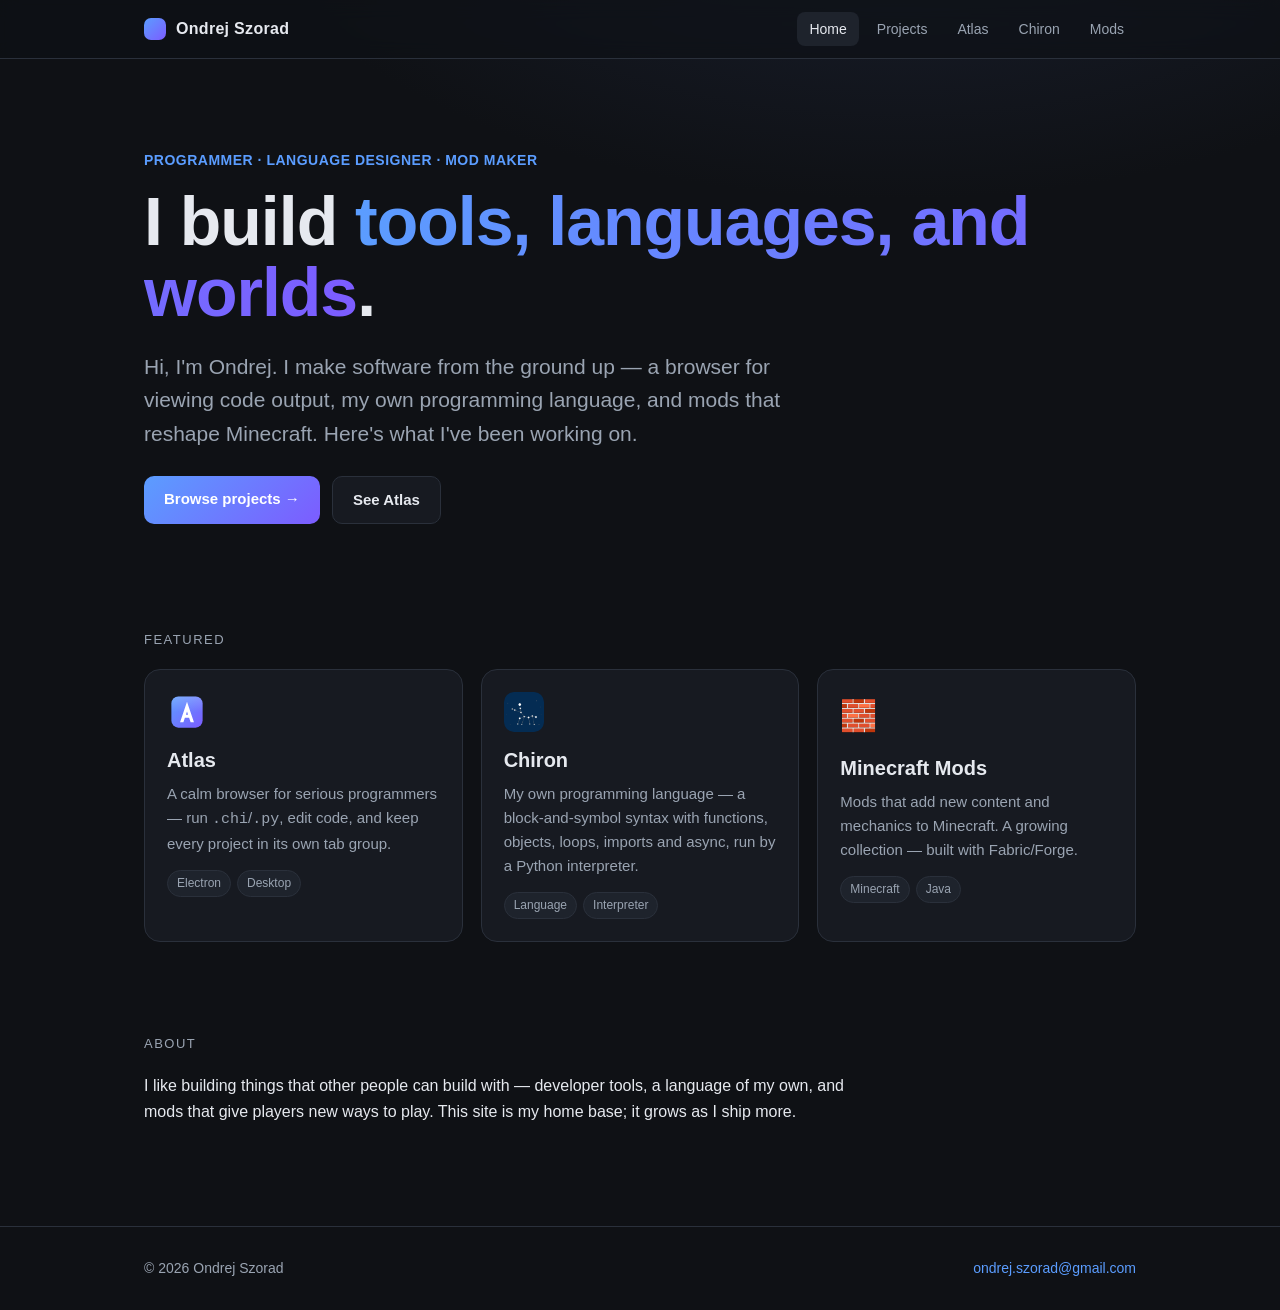
<file: index.html>
<!DOCTYPE html>
<html lang="en">
<head>
  <meta charset="UTF-8" />
  <meta name="viewport" content="width=device-width, initial-scale=1" />
  <title>Ondrej Szorad — Projects</title>
  <meta name="description" content="Projects by Ondrej Szorad: the Atlas browser, the Chiron programming language, Minecraft mods, and more." />
  <link rel="icon" href="assets/atlas-icon.svg" />
  <link rel="stylesheet" href="styles.css" />
</head>
<body>
  <header class="nav">
    <div class="nav-inner">
      <a class="brand" href="index.html"><span class="dot"></span> Ondrej Szorad</a>
      <nav class="nav-links">
        <a href="index.html" class="active">Home</a>
        <a href="projects.html">Projects</a>
        <a href="atlas.html">Atlas</a>
        <a href="chiron.html">Chiron</a>
        <a href="mods.html">Mods</a>
      </nav>
    </div>
  </header>

  <main class="container">
    <section class="hero">
      <div class="eyebrow reveal">Programmer · Language designer · Mod maker</div>
      <h1 class="reveal">I build <span class="gradient">tools, languages, and worlds</span>.</h1>
      <p class="lead reveal">Hi, I'm Ondrej. I make software from the ground up — a browser for viewing code output,
        my own programming language, and mods that reshape Minecraft. Here's what I've been working on.</p>
      <div class="cta reveal">
        <a class="btn primary" href="projects.html">Browse projects →</a>
        <a class="btn ghost" href="atlas.html">See Atlas</a>
      </div>
    </section>

    <section>
      <div class="section-title">Featured</div>
      <div class="grid">
        <a class="card reveal" href="atlas.html">
          <img class="ico-img" src="assets/atlas-icon.svg" alt="" />
          <h3>Atlas</h3>
          <p>A calm browser for serious programmers — run <code>.chi</code>/<code>.py</code>, edit code,
             and keep every project in its own tab group.</p>
          <div class="tags"><span class="tag">Electron</span><span class="tag">Desktop</span></div>
        </a>
        <a class="card reveal" href="chiron.html">
          <img class="ico-img" src="assets/chiron.png" alt="" />
          <h3>Chiron</h3>
          <p>My own programming language — a block-and-symbol syntax with functions, objects,
             loops, imports and async, run by a Python interpreter.</p>
          <div class="tags"><span class="tag">Language</span><span class="tag">Interpreter</span></div>
        </a>
        <a class="card reveal" href="mods.html">
          <span class="ico">🧱</span>
          <h3>Minecraft Mods</h3>
          <p>Mods that add new content and mechanics to Minecraft. A growing collection —
             built with Fabric/Forge.</p>
          <div class="tags"><span class="tag">Minecraft</span><span class="tag">Java</span></div>
        </a>
      </div>
    </section>

    <section>
      <div class="section-title">About</div>
      <p class="lead" style="max-width:720px">I like building things that other people can build with —
        developer tools, a language of my own, and mods that give players new ways to play. This site is my
        home base; it grows as I ship more.</p>
    </section>
  </main>

  <footer class="site">
    <div class="footer-inner">
      <span>© <span id="year"></span> Ondrej Szorad</span>
      <span><a href="mailto:ondrej.szorad@gmail.com">ondrej.szorad@gmail.com</a></span>
    </div>
  </footer>

  <script>document.getElementById('year').textContent = new Date().getFullYear();</script>
</body>
</html>
</file>
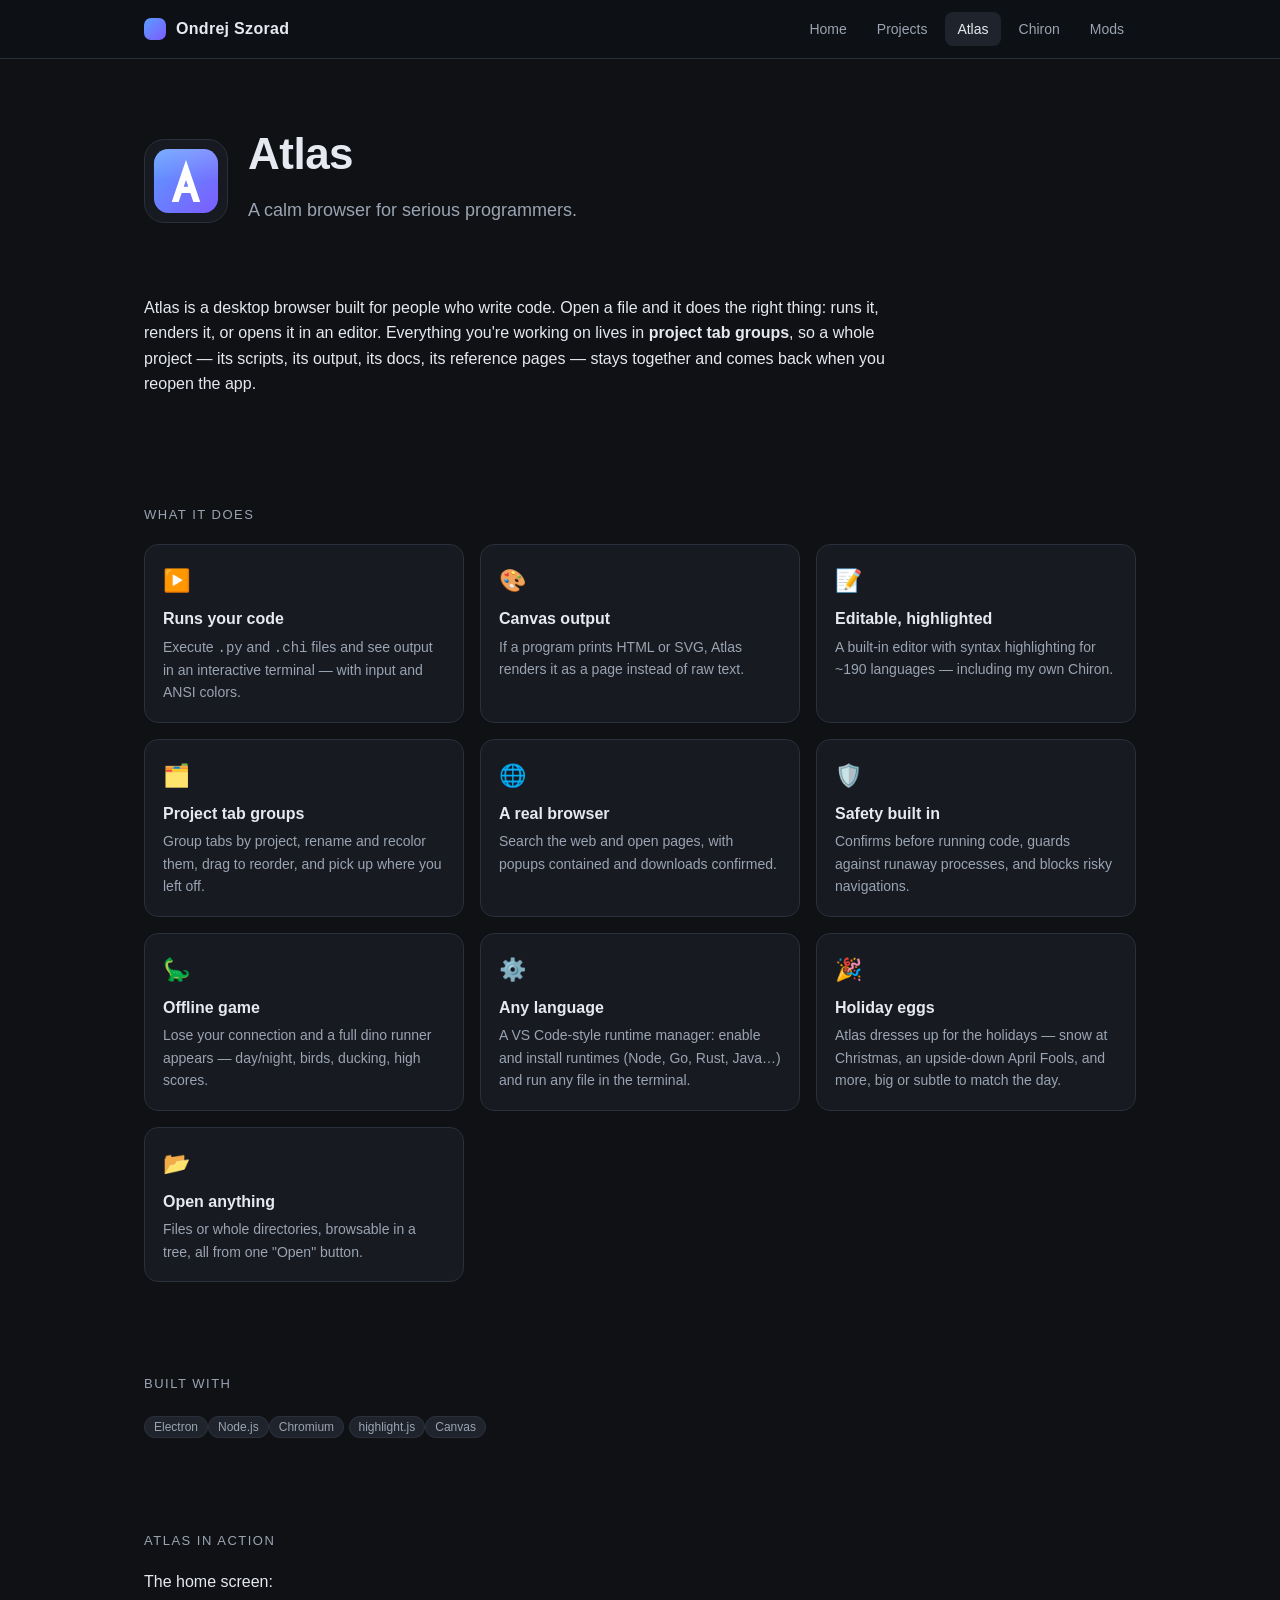
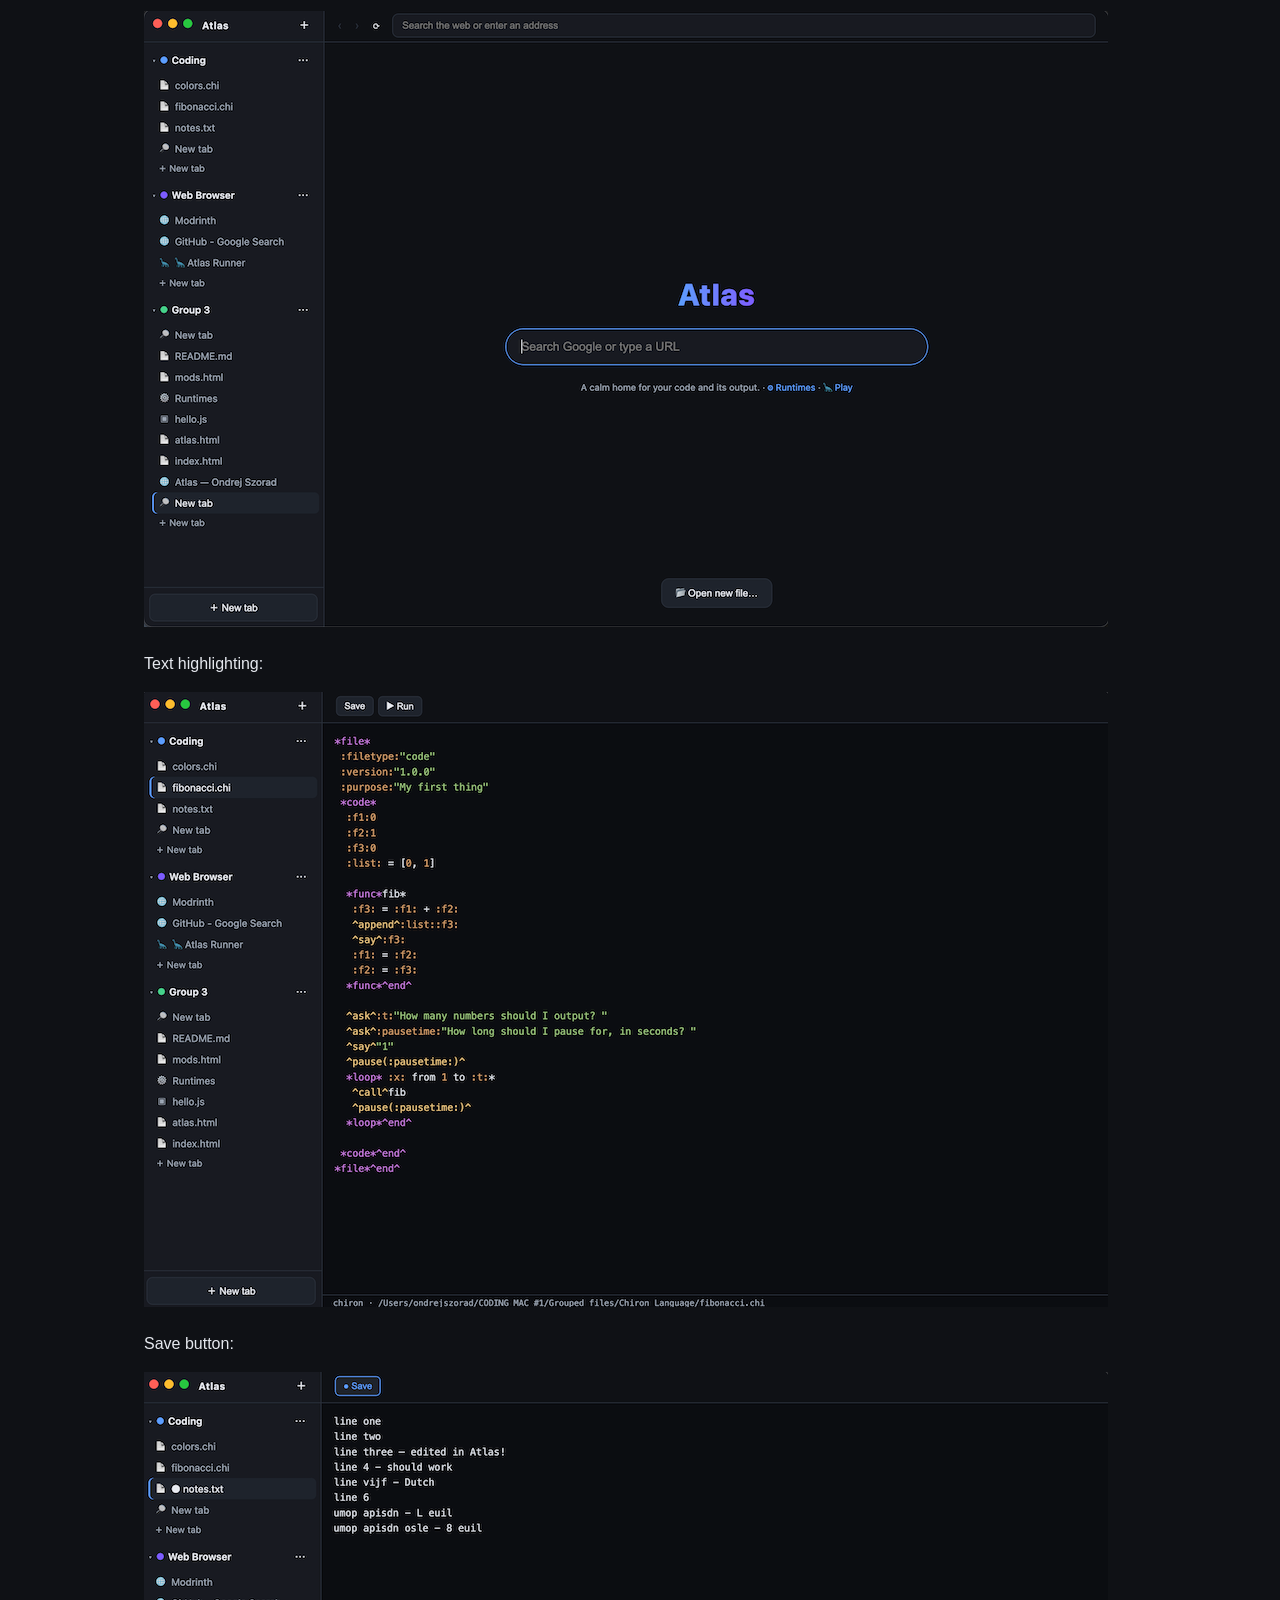
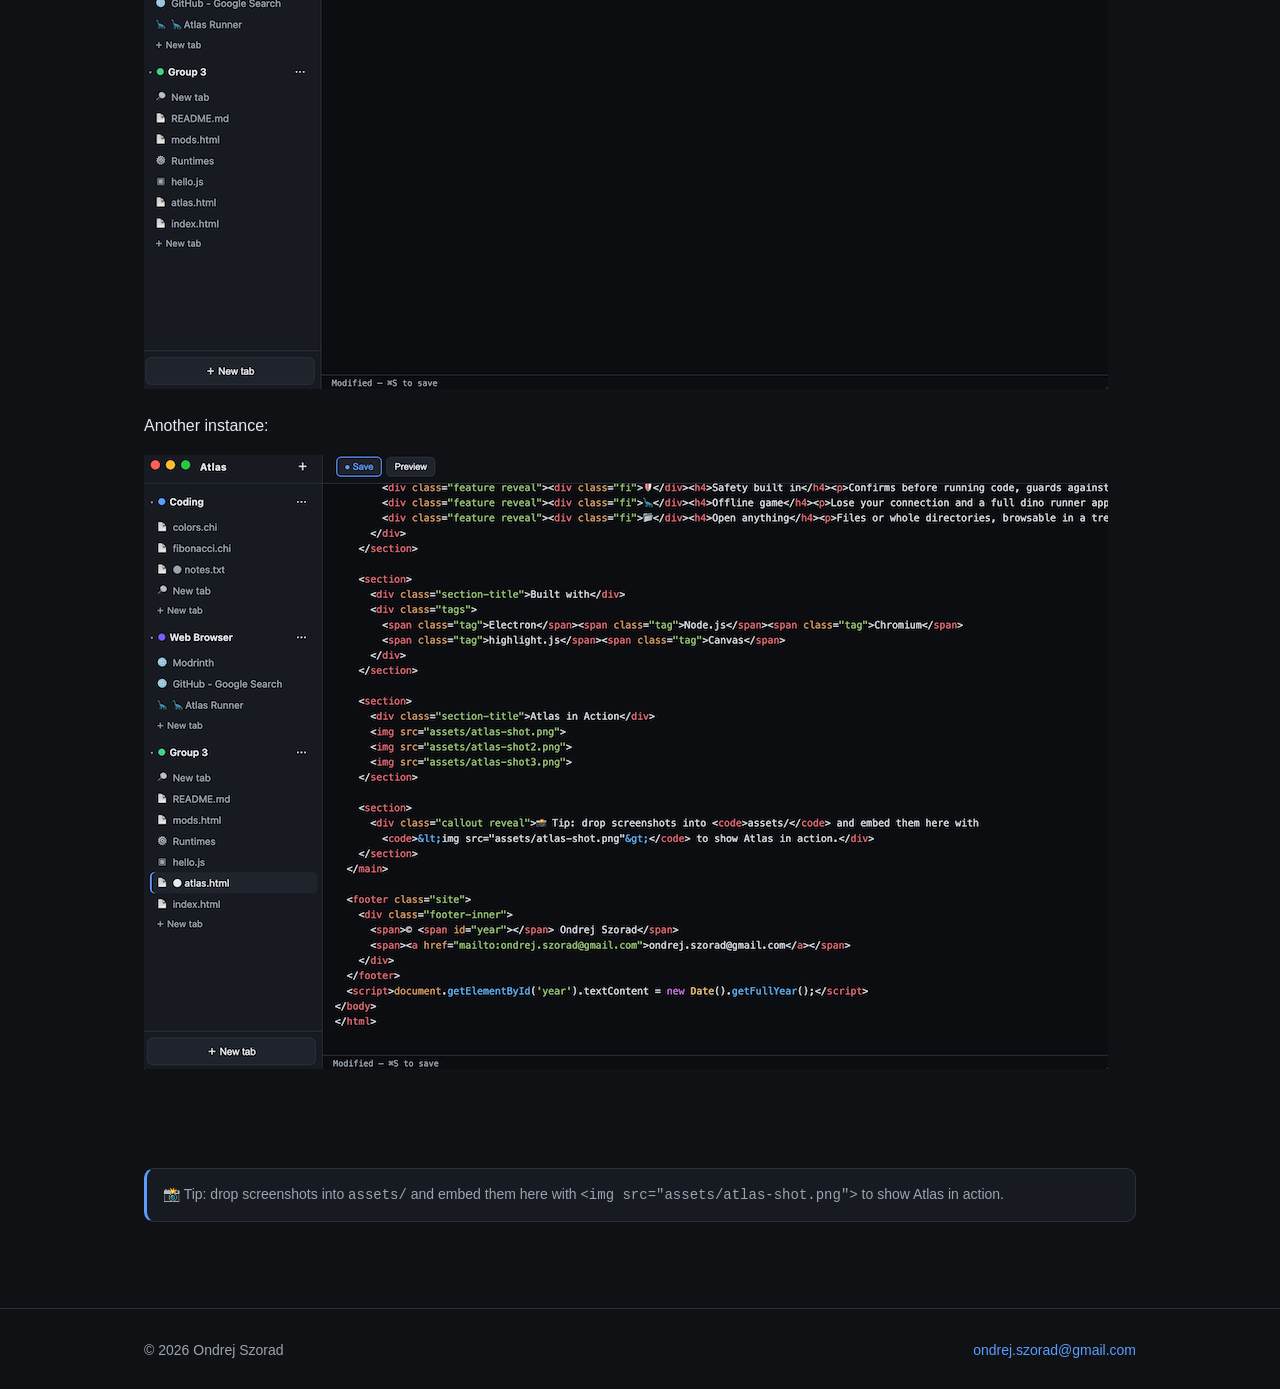
<file: atlas.html>
<!DOCTYPE html>
<html lang="en">
<head>
  <meta charset="UTF-8" />
  <meta name="viewport" content="width=device-width, initial-scale=1" />
  <title>Atlas — Ondrej Szorad</title>
  <meta name="description" content="Atlas: a browser for serious programmers that runs code, edits files, and organizes projects into tab groups." />
  <link rel="icon" href="assets/atlas-icon.svg" />
  <link rel="stylesheet" href="styles.css" />
</head>
<body>
  <header class="nav">
    <div class="nav-inner">
      <a class="brand" href="index.html"><span class="dot"></span> Ondrej Szorad</a>
      <nav class="nav-links">
        <a href="index.html">Home</a>
        <a href="projects.html">Projects</a>
        <a href="atlas.html" class="active">Atlas</a>
        <a href="chiron.html">Chiron</a>
        <a href="mods.html">Mods</a>
      </nav>
    </div>
  </header>

  <main class="container">
    <div class="detail-head reveal">
      <img class="logo" src="assets/atlas-icon.svg" alt="Atlas icon" />
      <div>
        <h2 class="page-title">Atlas</h2>
        <p class="subtitle">A calm browser for serious programmers.</p>
      </div>
    </div>

    <section style="padding-top:16px">
      <p class="lead reveal" style="max-width:760px">
        Atlas is a desktop browser built for people who write code. Open a file and it does the right thing:
        runs it, renders it, or opens it in an editor. Everything you're working on lives in
        <strong>project tab groups</strong>, so a whole project — its scripts, its output, its docs, its
        reference pages — stays together and comes back when you reopen the app.
      </p>
    </section>

    <section>
      <div class="section-title">What it does</div>
      <div class="features">
        <div class="feature reveal"><div class="fi">▶️</div><h4>Runs your code</h4><p>Execute <code>.py</code> and <code>.chi</code> files and see output in an interactive terminal — with input and ANSI colors.</p></div>
        <div class="feature reveal"><div class="fi">🎨</div><h4>Canvas output</h4><p>If a program prints HTML or SVG, Atlas renders it as a page instead of raw text.</p></div>
        <div class="feature reveal"><div class="fi">📝</div><h4>Editable, highlighted</h4><p>A built-in editor with syntax highlighting for ~190 languages — including my own Chiron.</p></div>
        <div class="feature reveal"><div class="fi">🗂️</div><h4>Project tab groups</h4><p>Group tabs by project, rename and recolor them, drag to reorder, and pick up where you left off.</p></div>
        <div class="feature reveal"><div class="fi">🌐</div><h4>A real browser</h4><p>Search the web and open pages, with popups contained and downloads confirmed.</p></div>
        <div class="feature reveal"><div class="fi">🛡️</div><h4>Safety built in</h4><p>Confirms before running code, guards against runaway processes, and blocks risky navigations.</p></div>
        <div class="feature reveal"><div class="fi">🦕</div><h4>Offline game</h4><p>Lose your connection and a full dino runner appears — day/night, birds, ducking, high scores.</p></div>
        <div class="feature reveal"><div class="fi">⚙️</div><h4>Any language</h4><p>A VS Code-style runtime manager: enable and install runtimes (Node, Go, Rust, Java…) and run any file in the terminal.</p></div>
        <div class="feature reveal"><div class="fi">🎉</div><h4>Holiday eggs</h4><p>Atlas dresses up for the holidays — snow at Christmas, an upside-down April Fools, and more, big or subtle to match the day.</p></div>
        <div class="feature reveal"><div class="fi">📂</div><h4>Open anything</h4><p>Files or whole directories, browsable in a tree, all from one "Open" button.</p></div>
      </div>
    </section>

    <section>
      <div class="section-title">Built with</div>
      <div class="tags">
        <span class="tag">Electron</span><span class="tag">Node.js</span><span class="tag">Chromium</span>
        <span class="tag">highlight.js</span><span class="tag">Canvas</span>
      </div>
    </section>

    <section>
      <div class="section-title">Atlas in Action</div>
      <p>The home screen:</p>
      <img src="assets/atlas-shot.png">
      <p>Text highlighting:</p>
      <img src="assets/atlas-shot2.png">
      <p>Save button:</p>
      <img src="assets/atlas-shot3.png">
      <p>Another instance:</p>
      <img src="assets/atlas-shot4.png">
    </section>

    <section>
      <div class="callout reveal">📸 Tip: drop screenshots into <code>assets/</code> and embed them here with
        <code>&lt;img src="assets/atlas-shot.png"&gt;</code> to show Atlas in action.</div>
    </section>
  </main>

  <footer class="site">
    <div class="footer-inner">
      <span>© <span id="year"></span> Ondrej Szorad</span>
      <span><a href="mailto:ondrej.szorad@gmail.com">ondrej.szorad@gmail.com</a></span>
    </div>
  </footer>
  <script>document.getElementById('year').textContent = new Date().getFullYear();</script>
</body>
</html>
</file>
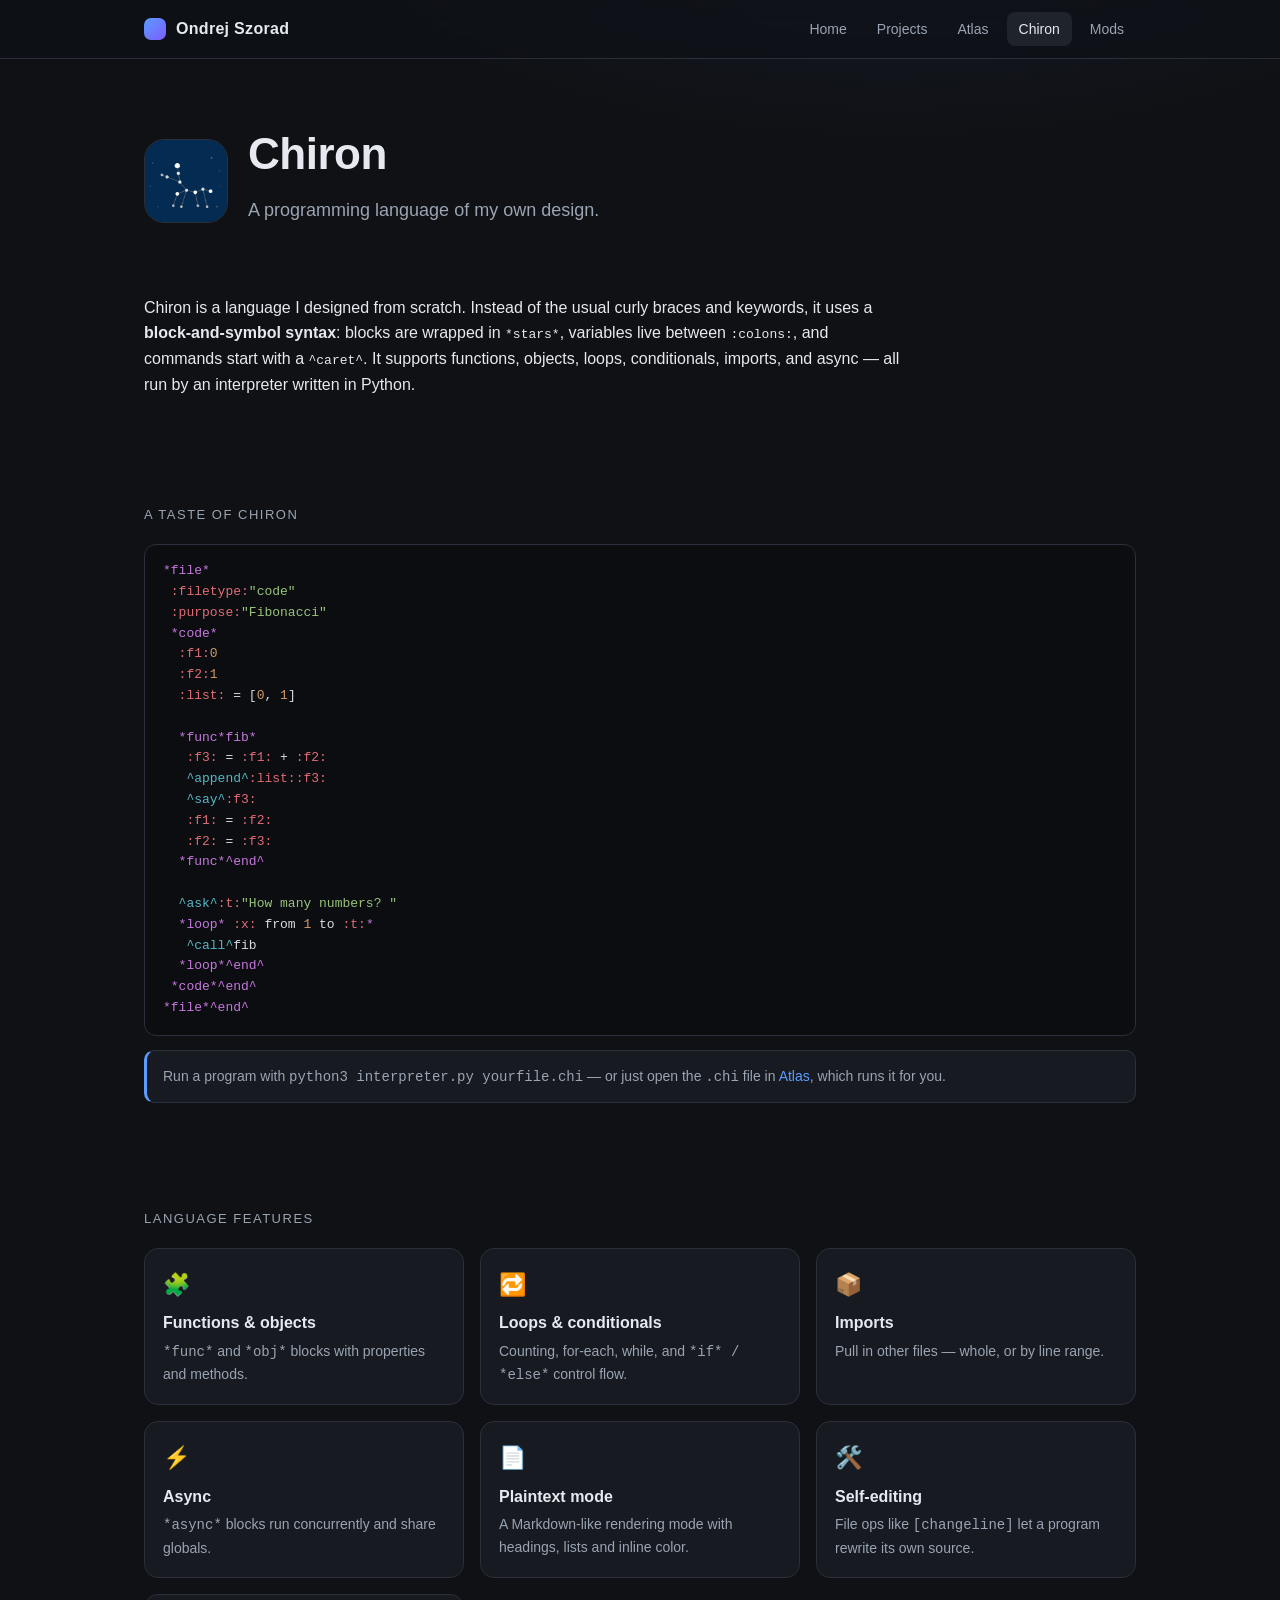
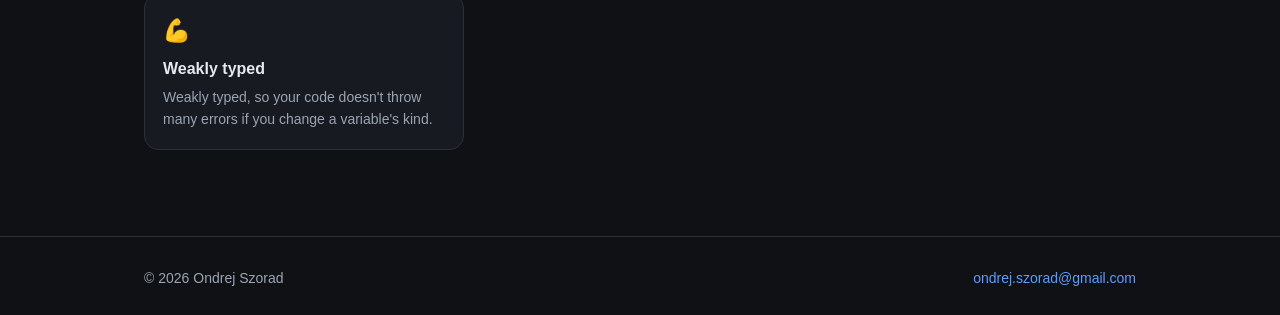
<file: chiron.html>
<!DOCTYPE html>
<html lang="en">
<head>
  <meta charset="UTF-8" />
  <meta name="viewport" content="width=device-width, initial-scale=1" />
  <title>Chiron — Ondrej Szorad</title>
  <meta name="description" content="Chiron: a programming language with a block-and-symbol syntax, run by a Python interpreter." />
  <link rel="icon" href="assets/atlas-icon.svg" />
  <link rel="stylesheet" href="styles.css" />
</head>
<body>
  <header class="nav">
    <div class="nav-inner">
      <a class="brand" href="index.html"><span class="dot"></span> Ondrej Szorad</a>
      <nav class="nav-links">
        <a href="index.html">Home</a>
        <a href="projects.html">Projects</a>
        <a href="atlas.html">Atlas</a>
        <a href="chiron.html" class="active">Chiron</a>
        <a href="mods.html">Mods</a>
      </nav>
    </div>
  </header>

  <main class="container">
    <div class="detail-head reveal">
      <img class="logo" src="assets/chiron.png" alt="Chiron logo" />
      <div>
        <h2 class="page-title">Chiron</h2>
        <p class="subtitle">A programming language of my own design.</p>
      </div>
    </div>

    <section style="padding-top:16px">
      <p class="lead reveal" style="max-width:760px">
        Chiron is a language I designed from scratch. Instead of the usual curly braces and keywords, it uses a
        <strong>block-and-symbol syntax</strong>: blocks are wrapped in <code>*stars*</code>, variables live between
        <code>:colons:</code>, and commands start with a <code>^caret^</code>. It supports functions, objects,
        loops, conditionals, imports, and async — all run by an interpreter written in Python.
      </p>
    </section>

    <section>
      <div class="section-title">A taste of Chiron</div>
      <pre class="code reveal"><span class="k">*file*</span>
 <span class="v">:filetype:</span><span class="s">"code"</span>
 <span class="v">:purpose:</span><span class="s">"Fibonacci"</span>
 <span class="k">*code*</span>
  <span class="v">:f1:</span><span class="n">0</span>
  <span class="v">:f2:</span><span class="n">1</span>
  <span class="v">:list:</span> = [<span class="n">0</span>, <span class="n">1</span>]

  <span class="k">*func*fib*</span>
   <span class="v">:f3:</span> = <span class="v">:f1:</span> + <span class="v">:f2:</span>
   <span class="b">^append^</span><span class="v">:list::f3:</span>
   <span class="b">^say^</span><span class="v">:f3:</span>
   <span class="v">:f1:</span> = <span class="v">:f2:</span>
   <span class="v">:f2:</span> = <span class="v">:f3:</span>
  <span class="k">*func*^end^</span>

  <span class="b">^ask^</span><span class="v">:t:</span><span class="s">"How many numbers? "</span>
  <span class="k">*loop*</span> <span class="v">:x:</span> from <span class="n">1</span> to <span class="v">:t:</span><span class="k">*</span>
   <span class="b">^call^</span>fib
  <span class="k">*loop*^end^</span>
 <span class="k">*code*^end^</span>
<span class="k">*file*^end^</span></pre>
      <p class="callout reveal" style="margin-top:14px">Run a program with
        <code>python3 interpreter.py yourfile.chi</code> — or just open the <code>.chi</code> file in
        <a href="atlas.html">Atlas</a>, which runs it for you.</p>
    </section>

    <section>
      <div class="section-title">Language features</div>
      <div class="features">
        <div class="feature reveal"><div class="fi">🧩</div><h4>Functions &amp; objects</h4><p><code>*func*</code> and <code>*obj*</code> blocks with properties and methods.</p></div>
        <div class="feature reveal"><div class="fi">🔁</div><h4>Loops &amp; conditionals</h4><p>Counting, for-each, while, and <code>*if* / *else*</code> control flow.</p></div>
        <div class="feature reveal"><div class="fi">📦</div><h4>Imports</h4><p>Pull in other files — whole, or by line range.</p></div>
        <div class="feature reveal"><div class="fi">⚡</div><h4>Async</h4><p><code>*async*</code> blocks run concurrently and share globals.</p></div>
        <div class="feature reveal"><div class="fi">📄</div><h4>Plaintext mode</h4><p>A Markdown-like rendering mode with headings, lists and inline color.</p></div>
        <div class="feature reveal"><div class="fi">🛠️</div><h4>Self-editing</h4><p>File ops like <code>[changeline]</code> let a program rewrite its own source.</p></div>
        <div class="feature reveal"><div class="fi">💪</div><h4>Weakly typed</h4><p>Weakly typed, so your code doesn't throw many errors if you change a variable's kind.</p></div>
      </div>
    </section>
  </main>

  <footer class="site">
    <div class="footer-inner">
      <span>© <span id="year"></span> Ondrej Szorad</span>
      <span><a href="mailto:ondrej.szorad@gmail.com">ondrej.szorad@gmail.com</a></span>
    </div>
  </footer>
  <script>document.getElementById('year').textContent = new Date().getFullYear();</script>
</body>
</html>
</file>
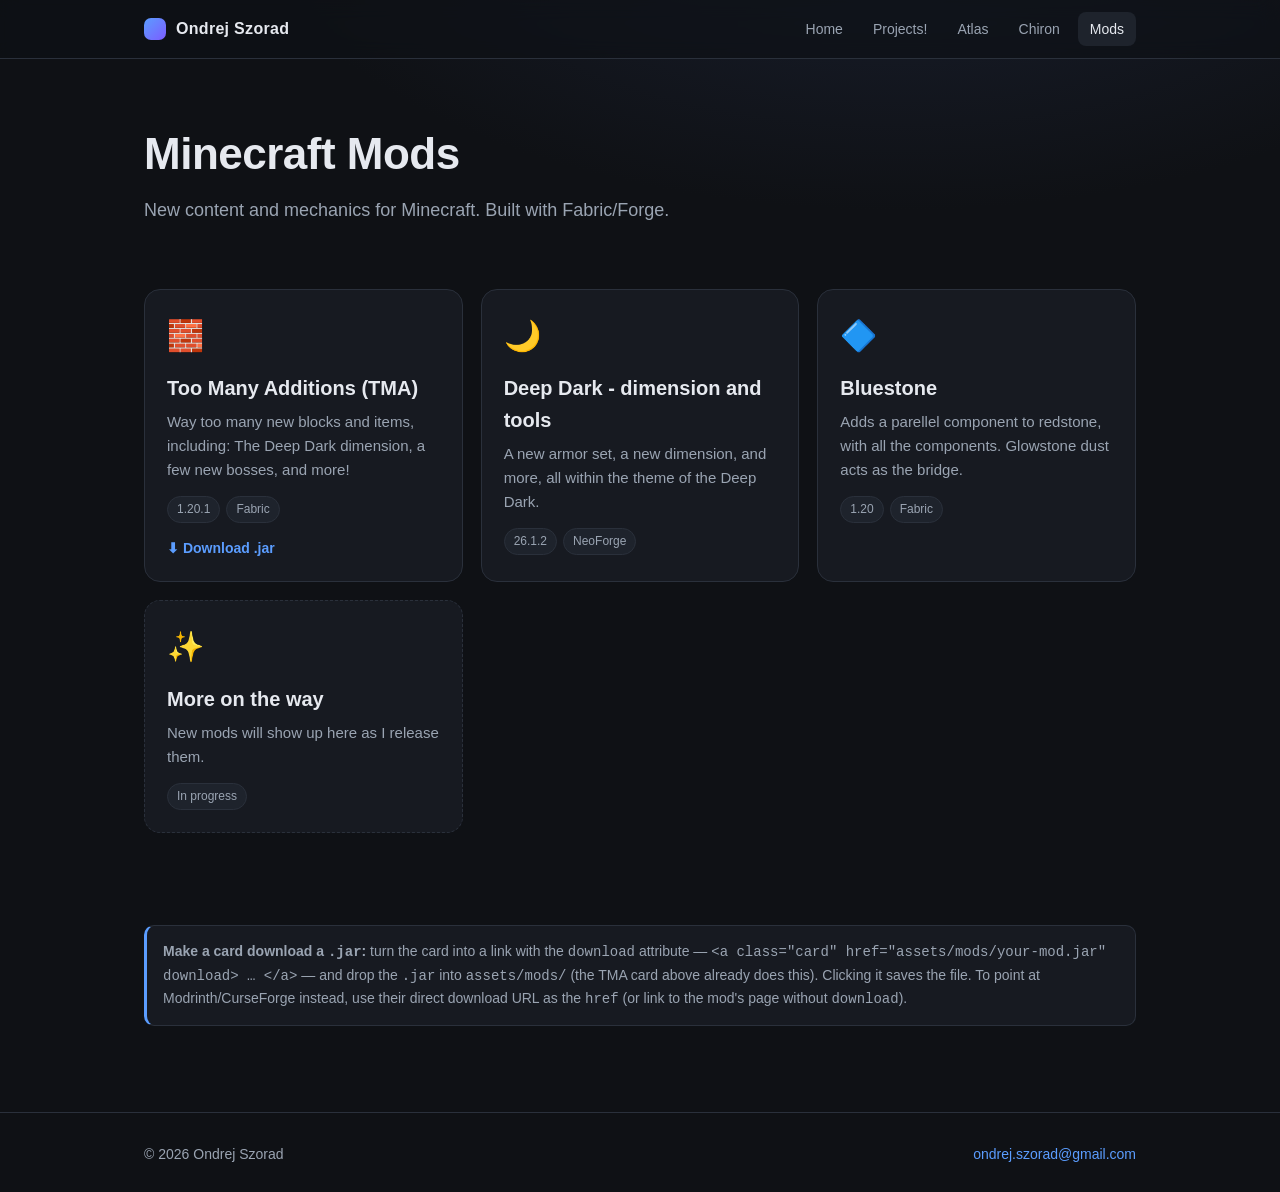
<file: mods.html>
<!DOCTYPE html>
<html lang="en">
<head>
  <meta charset="UTF-8" />
  <meta name="viewport" content="width=device-width, initial-scale=1" />
  <title>Minecraft Mods — Ondrej Szorad</title>
  <meta name="description" content="Minecraft mods by Ondrej Szorad — new content and mechanics, built with Fabric/Forge." />
  <link rel="icon" href="assets/atlas-icon.svg" />
  <link rel="stylesheet" href="styles.css" />
</head>
<body>
  <header class="nav">
    <div class="nav-inner">
      <a class="brand" href="index.html"><span class="dot"></span> Ondrej Szorad</a>
      <nav class="nav-links">
        <a href="index.html">Home</a>
        <a href="projects.html">Projects!</a>
        <a href="atlas.html">Atlas</a>
        <a href="chiron.html">Chiron</a>
        <a href="mods.html" class="active">Mods</a>
      </nav>
    </div>
  </header>

  <main class="container">
    <section style="padding-top:60px">
      <h2 class="page-title reveal">Minecraft Mods</h2>
      <p class="subtitle reveal">New content and mechanics for Minecraft. Built with Fabric/Forge.</p>
    </section>

    <!-- EDIT ME: replace each placeholder card with a real mod. Copy a card to add more. -->
    <section style="padding-top:0">
      <div class="grid">
        <a class="card reveal" href="assets/mods/Too Many Additions-1.0.0.jar" download>
          <span class="ico">🧱</span>
          <h3>Too Many Additions (TMA)</h3>
          <p>Way too many new blocks and items, including: The Deep Dark dimension, a few new bosses, and more!</p>
          <div class="tags"><span class="tag">1.20.1</span><span class="tag">Fabric</span></div>
          <div class="dl">⬇ Download .jar</div>
        </a>
        <div class="card reveal">
          <span class="ico">🌙</span>
          <h3>Deep Dark - dimension and tools</h3>
          <p>A new armor set, a new dimension, and more, all within the theme of the Deep Dark.</p>
          <div class="tags"><span class="tag">26.1.2</span><span class="tag">NeoForge</span></div>
        </div>
        <div class="card reveal">
          <span class="ico">🔷</span>
          <h3>Bluestone</h3>
          <p>Adds a parellel component to redstone, with all the components. Glowstone dust acts as the bridge.</p>
          <div class="tags"><span class="tag">1.20</span><span class="tag">Fabric</span></div>
        </div>
        <div class="card soon reveal">
          <span class="ico">✨</span>
          <h3>More on the way</h3>
          <p>New mods will show up here as I release them.</p>
          <div class="tags"><span class="tag">In progress</span></div>
        </div>
      </div>
    </section>

    <section>
      <div class="callout reveal">
        <b>Make a card download a <code>.jar</code>:</b> turn the card into a link with the
        <code>download</code> attribute —
        <code>&lt;a class="card" href="assets/mods/your-mod.jar" download&gt; … &lt;/a&gt;</code> —
        and drop the <code>.jar</code> into <code>assets/mods/</code> (the TMA card above already does this).
        Clicking it saves the file. To point at Modrinth/CurseForge instead, use their direct
        download URL as the <code>href</code> (or link to the mod's page without <code>download</code>).
      </div>
    </section>
  </main>

  <footer class="site">
    <div class="footer-inner">
      <span>© <span id="year"></span> Ondrej Szorad</span>
      <span><a href="mailto:ondrej.szorad@gmail.com">ondrej.szorad@gmail.com</a></span>
    </div>
  </footer>
  <script>document.getElementById('year').textContent = new Date().getFullYear();</script>
</body>
</html>
</file>
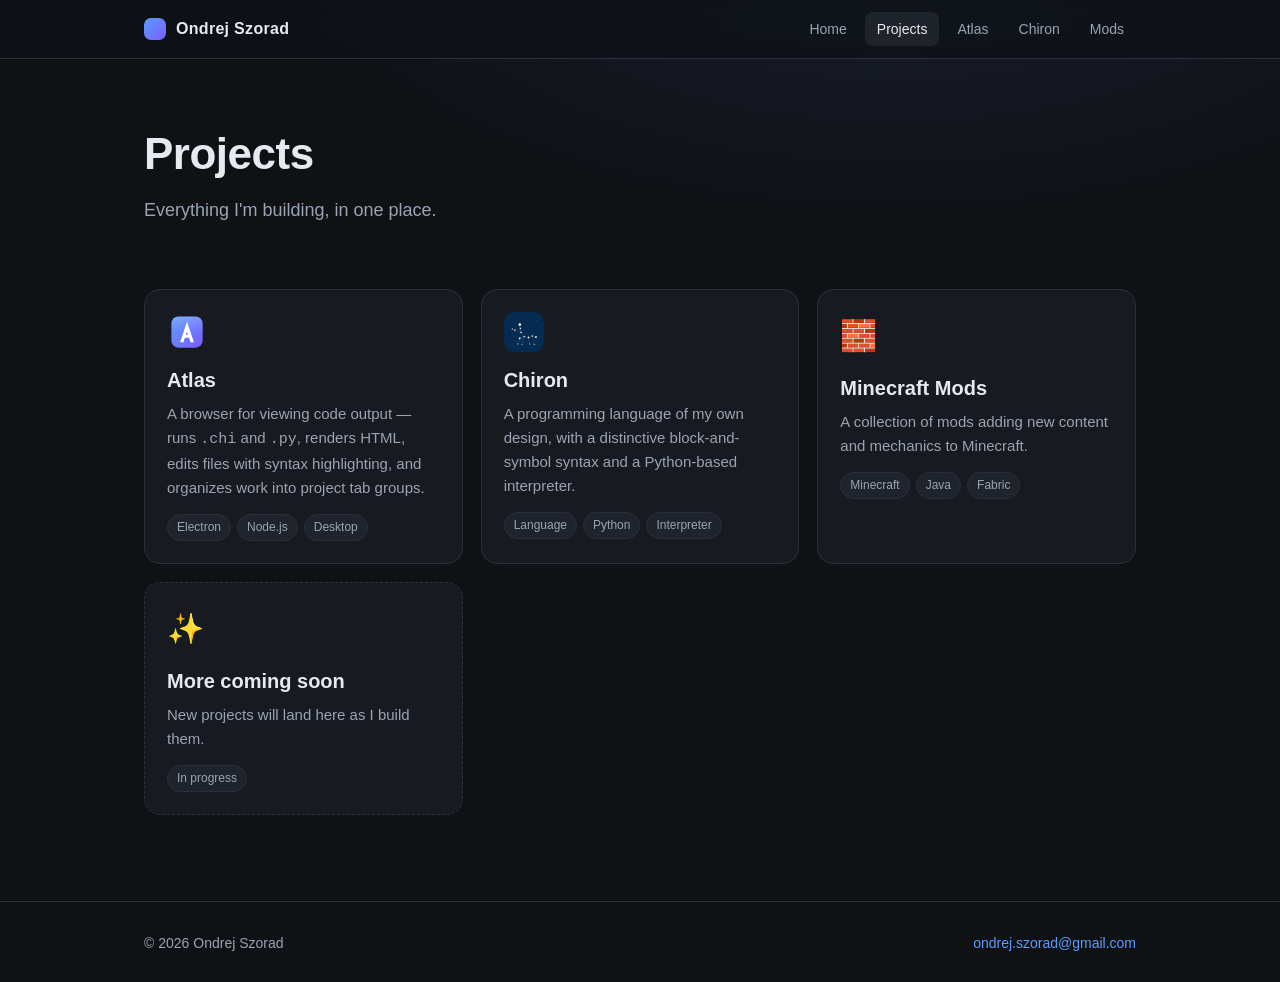
<file: projects.html>
<!DOCTYPE html>
<html lang="en">
<head>
  <meta charset="UTF-8" />
  <meta name="viewport" content="width=device-width, initial-scale=1" />
  <title>Projects — Ondrej Szorad</title>
  <meta name="description" content="A grid of projects: Atlas, Chiron, Minecraft mods, and more to come." />
  <link rel="icon" href="assets/atlas-icon.svg" />
  <link rel="stylesheet" href="styles.css" />
</head>
<body>
  <header class="nav">
    <div class="nav-inner">
      <a class="brand" href="index.html"><span class="dot"></span> Ondrej Szorad</a>
      <nav class="nav-links">
        <a href="index.html">Home</a>
        <a href="projects.html" class="active">Projects</a>
        <a href="atlas.html">Atlas</a>
        <a href="chiron.html">Chiron</a>
        <a href="mods.html">Mods</a>
      </nav>
    </div>
  </header>

  <main class="container">
    <section style="padding-top:60px">
      <h2 class="page-title reveal">Projects</h2>
      <p class="subtitle reveal">Everything I'm building, in one place.</p>
    </section>

    <section style="padding-top:0">
      <div class="grid">
        <a class="card reveal" href="atlas.html">
          <img class="ico-img" src="assets/atlas-icon.svg" alt="" />
          <h3>Atlas</h3>
          <p>A browser for viewing code output — runs <code>.chi</code> and <code>.py</code>, renders HTML,
             edits files with syntax highlighting, and organizes work into project tab groups.</p>
          <div class="tags"><span class="tag">Electron</span><span class="tag">Node.js</span><span class="tag">Desktop</span></div>
        </a>

        <a class="card reveal" href="chiron.html">
          <img class="ico-img" src="assets/chiron.png" alt="" />
          <h3>Chiron</h3>
          <p>A programming language of my own design, with a distinctive block-and-symbol syntax and a
             Python-based interpreter.</p>
          <div class="tags"><span class="tag">Language</span><span class="tag">Python</span><span class="tag">Interpreter</span></div>
        </a>

        <a class="card reveal" href="mods.html">
          <span class="ico">🧱</span>
          <h3>Minecraft Mods</h3>
          <p>A collection of mods adding new content and mechanics to Minecraft.</p>
          <div class="tags"><span class="tag">Minecraft</span><span class="tag">Java</span><span class="tag">Fabric</span></div>
        </a>

        <!-- Future projects: copy a card above and point it at a new page. -->
        <div class="card soon reveal">
          <span class="ico">✨</span>
          <h3>More coming soon</h3>
          <p>New projects will land here as I build them.</p>
          <div class="tags"><span class="tag">In progress</span></div>
        </div>
      </div>
    </section>
  </main>

  <footer class="site">
    <div class="footer-inner">
      <span>© <span id="year"></span> Ondrej Szorad</span>
      <span><a href="mailto:ondrej.szorad@gmail.com">ondrej.szorad@gmail.com</a></span>
    </div>
  </footer>
  <script>document.getElementById('year').textContent = new Date().getFullYear();</script>
</body>
</html>
</file>
<file: styles.css>
:root {
  --bg: #0f1115;
  --bg-2: #171a21;
  --bg-3: #1e232c;
  --border: #2a303b;
  --text: #e6e9ef;
  --dim: #9aa4b2;
  --accent: #5b9dff;
  --accent-2: #7c5cff;
  --ok: #45d18a;
  --mono: ui-monospace, SFMono-Regular, "SF Mono", Menlo, Consolas, monospace;
  --maxw: 1040px;
}

* { box-sizing: border-box; }

html { scroll-behavior: smooth; }

body {
  margin: 0;
  background: radial-gradient(1200px 600px at 70% -10%, #1a2030 0%, var(--bg) 55%) no-repeat, var(--bg);
  color: var(--text);
  font-family: -apple-system, BlinkMacSystemFont, "Segoe UI", Roboto, sans-serif;
  line-height: 1.6;
  min-height: 100vh;
}

a { color: var(--accent); text-decoration: none; }
a:hover { text-decoration: underline; }

.container { max-width: var(--maxw); margin: 0 auto; padding: 0 24px; }

/* ── Nav ─────────────────────────────────────────────── */
header.nav {
  position: sticky;
  top: 0;
  z-index: 50;
  backdrop-filter: saturate(140%) blur(10px);
  background: rgba(15, 17, 21, 0.72);
  border-bottom: 1px solid var(--border);
}
.nav-inner {
  max-width: var(--maxw);
  margin: 0 auto;
  padding: 12px 24px;
  display: flex;
  align-items: center;
  gap: 18px;
}
.brand {
  display: flex; align-items: center; gap: 10px;
  font-weight: 800; letter-spacing: .3px; color: var(--text);
}
.brand:hover { text-decoration: none; }
.brand .dot {
  width: 22px; height: 22px; border-radius: 7px;
  background: linear-gradient(135deg, var(--accent), var(--accent-2));
  display: inline-block;
}
.nav-links { margin-left: auto; display: flex; gap: 6px; flex-wrap: wrap; }
.nav-links a {
  color: var(--dim); padding: 6px 12px; border-radius: 8px; font-size: 14px; font-weight: 500;
}
.nav-links a:hover { color: var(--text); background: var(--bg-3); text-decoration: none; }
.nav-links a.active { color: var(--text); background: var(--bg-3); }

/* ── Hero ────────────────────────────────────────────── */
.hero { padding: 90px 0 60px; }
.hero .eyebrow { color: var(--accent); font-weight: 600; font-size: 14px; letter-spacing: .5px; text-transform: uppercase; }
.hero h1 {
  font-size: clamp(38px, 7vw, 68px);
  line-height: 1.05;
  margin: 14px 0 10px;
  letter-spacing: -1px;
}
.gradient {
  background: linear-gradient(90deg, var(--accent), var(--accent-2));
  -webkit-background-clip: text; background-clip: text; color: transparent;
}
.hero p.lead { font-size: clamp(17px, 2.4vw, 21px); color: var(--dim); max-width: 640px; }
.cta { margin-top: 26px; display: flex; gap: 12px; flex-wrap: wrap; }
.btn {
  display: inline-block; padding: 11px 20px; border-radius: 10px; font-weight: 600; font-size: 15px;
  border: 1px solid var(--border);
}
.btn.primary { background: linear-gradient(135deg, var(--accent), var(--accent-2)); color: #fff; border: 0; }
.btn.primary:hover { filter: brightness(1.08); text-decoration: none; }
.btn.ghost { color: var(--text); background: var(--bg-2); }
.btn.ghost:hover { border-color: var(--accent); text-decoration: none; }

/* ── Sections ────────────────────────────────────────── */
section { padding: 46px 0; }
.section-title { font-size: 13px; text-transform: uppercase; letter-spacing: 1.5px; color: var(--dim); margin-bottom: 18px; }
h2.page-title { font-size: clamp(30px, 5vw, 44px); letter-spacing: -.5px; margin: 0 0 6px; }
.subtitle { color: var(--dim); font-size: 18px; margin-top: 0; }

/* ── Cards / project grid ────────────────────────────── */
.grid { display: grid; grid-template-columns: repeat(auto-fill, minmax(280px, 1fr)); gap: 18px; }
.card {
  display: block;
  background: var(--bg-2);
  border: 1px solid var(--border);
  border-radius: 16px;
  padding: 22px;
  color: var(--text);
  transition: transform .16s ease, border-color .16s ease, background .16s ease;
}
.card:hover { transform: translateY(-4px); border-color: var(--accent); background: var(--bg-3); text-decoration: none; }
.card .ico { font-size: 30px; margin-bottom: 12px; display: block; }
.card .ico-img { width: 40px; height: 40px; border-radius: 10px; margin-bottom: 12px; display: block; }
.card h3 { margin: 0 0 6px; font-size: 20px; }
.card p { margin: 0; color: var(--dim); font-size: 15px; }
.card .tags { margin-top: 14px; display: flex; gap: 6px; flex-wrap: wrap; }
.tag {
  font-size: 12px; color: var(--dim); background: var(--bg-3);
  border: 1px solid var(--border); padding: 3px 9px; border-radius: 999px;
}
.card .dl { margin-top: 14px; color: var(--accent); font-weight: 600; font-size: 14px; }
.card:hover .dl { color: #fff; }
.card.soon { opacity: .7; border-style: dashed; }
.card.soon:hover { transform: none; border-color: var(--border); background: var(--bg-2); }

/* ── Feature lists ───────────────────────────────────── */
.features { display: grid; grid-template-columns: repeat(auto-fill, minmax(240px, 1fr)); gap: 16px; }
.feature { background: var(--bg-2); border: 1px solid var(--border); border-radius: 14px; padding: 18px; }
.feature .fi { font-size: 22px; }
.feature h4 { margin: 8px 0 4px; font-size: 16px; }
.feature p { margin: 0; color: var(--dim); font-size: 14px; }

/* ── Detail page header ──────────────────────────────── */
.detail-head { display: flex; align-items: center; gap: 20px; padding: 60px 0 20px; flex-wrap: wrap; }
.detail-head img.logo, .detail-head .logo-fallback {
  width: 84px; height: 84px; border-radius: 20px; flex: none;
  background: var(--bg-2); border: 1px solid var(--border);
}
.detail-head .logo-fallback { display: flex; align-items: center; justify-content: center; font-size: 40px; }

/* ── Code block ──────────────────────────────────────── */
pre.code {
  background: #0b0d11; border: 1px solid var(--border); border-radius: 12px;
  padding: 16px 18px; overflow: auto; font-family: var(--mono); font-size: 13px; line-height: 1.6; color: #d7dbe2;
}
pre.code .k { color: #c678dd; } pre.code .s { color: #98c379; } pre.code .v { color: #e06c75; }
pre.code .c { color: #7f8794; font-style: italic; } pre.code .b { color: #56b6c2; } pre.code .n { color: #d19a66; }

/* ── Callout ─────────────────────────────────────────── */
.callout {
  background: var(--bg-2); border: 1px solid var(--border); border-left: 3px solid var(--accent);
  border-radius: 10px; padding: 14px 16px; color: var(--dim); font-size: 14px;
}

/* ── Footer ──────────────────────────────────────────── */
footer.site {
  border-top: 1px solid var(--border); margin-top: 40px; padding: 30px 0;
  color: var(--dim); font-size: 14px;
}
.footer-inner { max-width: var(--maxw); margin: 0 auto; padding: 0 24px; display: flex; justify-content: space-between; gap: 12px; flex-wrap: wrap; }

/* ── Entrance animation ──────────────────────────────── */
.reveal { opacity: 0; transform: translateY(14px); animation: rise .6s ease forwards; }
.reveal:nth-child(2) { animation-delay: .06s; }
.reveal:nth-child(3) { animation-delay: .12s; }
.reveal:nth-child(4) { animation-delay: .18s; }
@keyframes rise { to { opacity: 1; transform: none; } }
@media (prefers-reduced-motion: reduce) { .reveal { animation: none; opacity: 1; transform: none; } }

@media (max-width: 620px) {
  .nav-links a { padding: 6px 8px; }
  .hero { padding: 60px 0 40px; }
}
</file>
